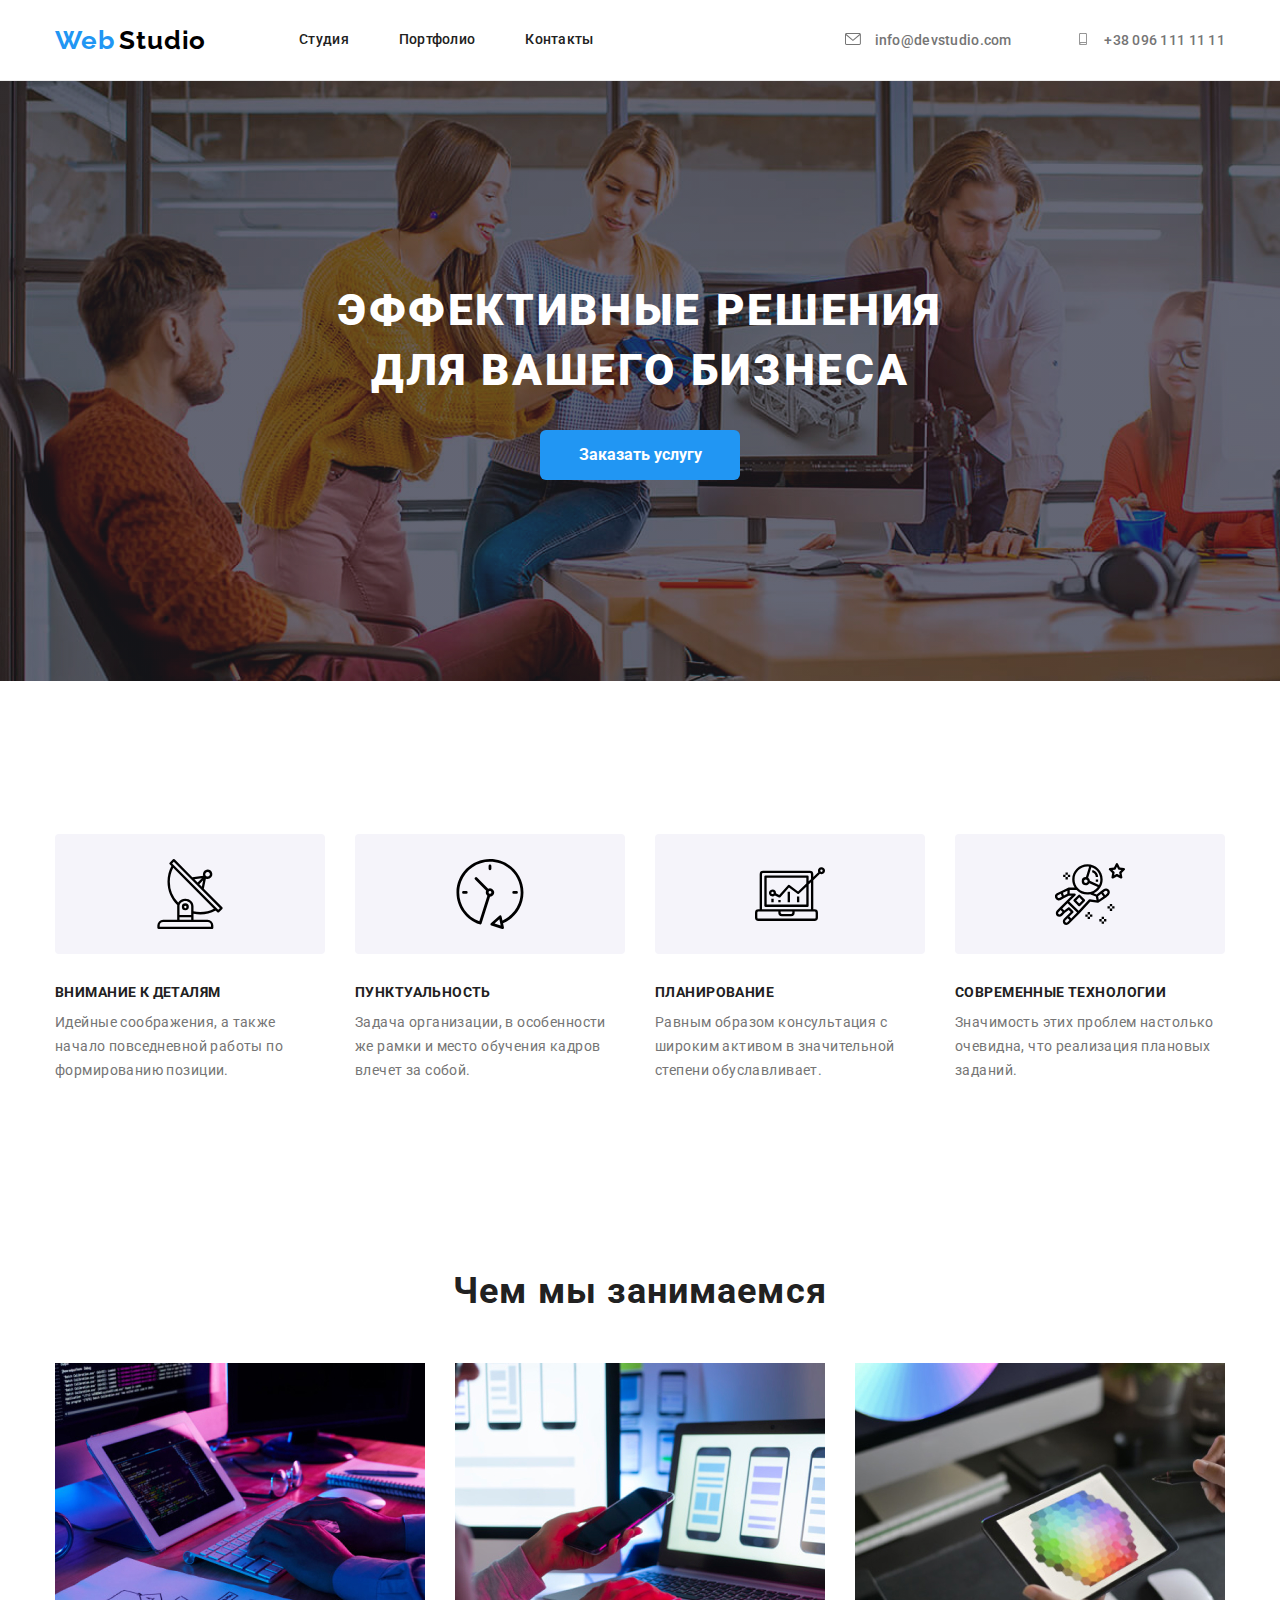
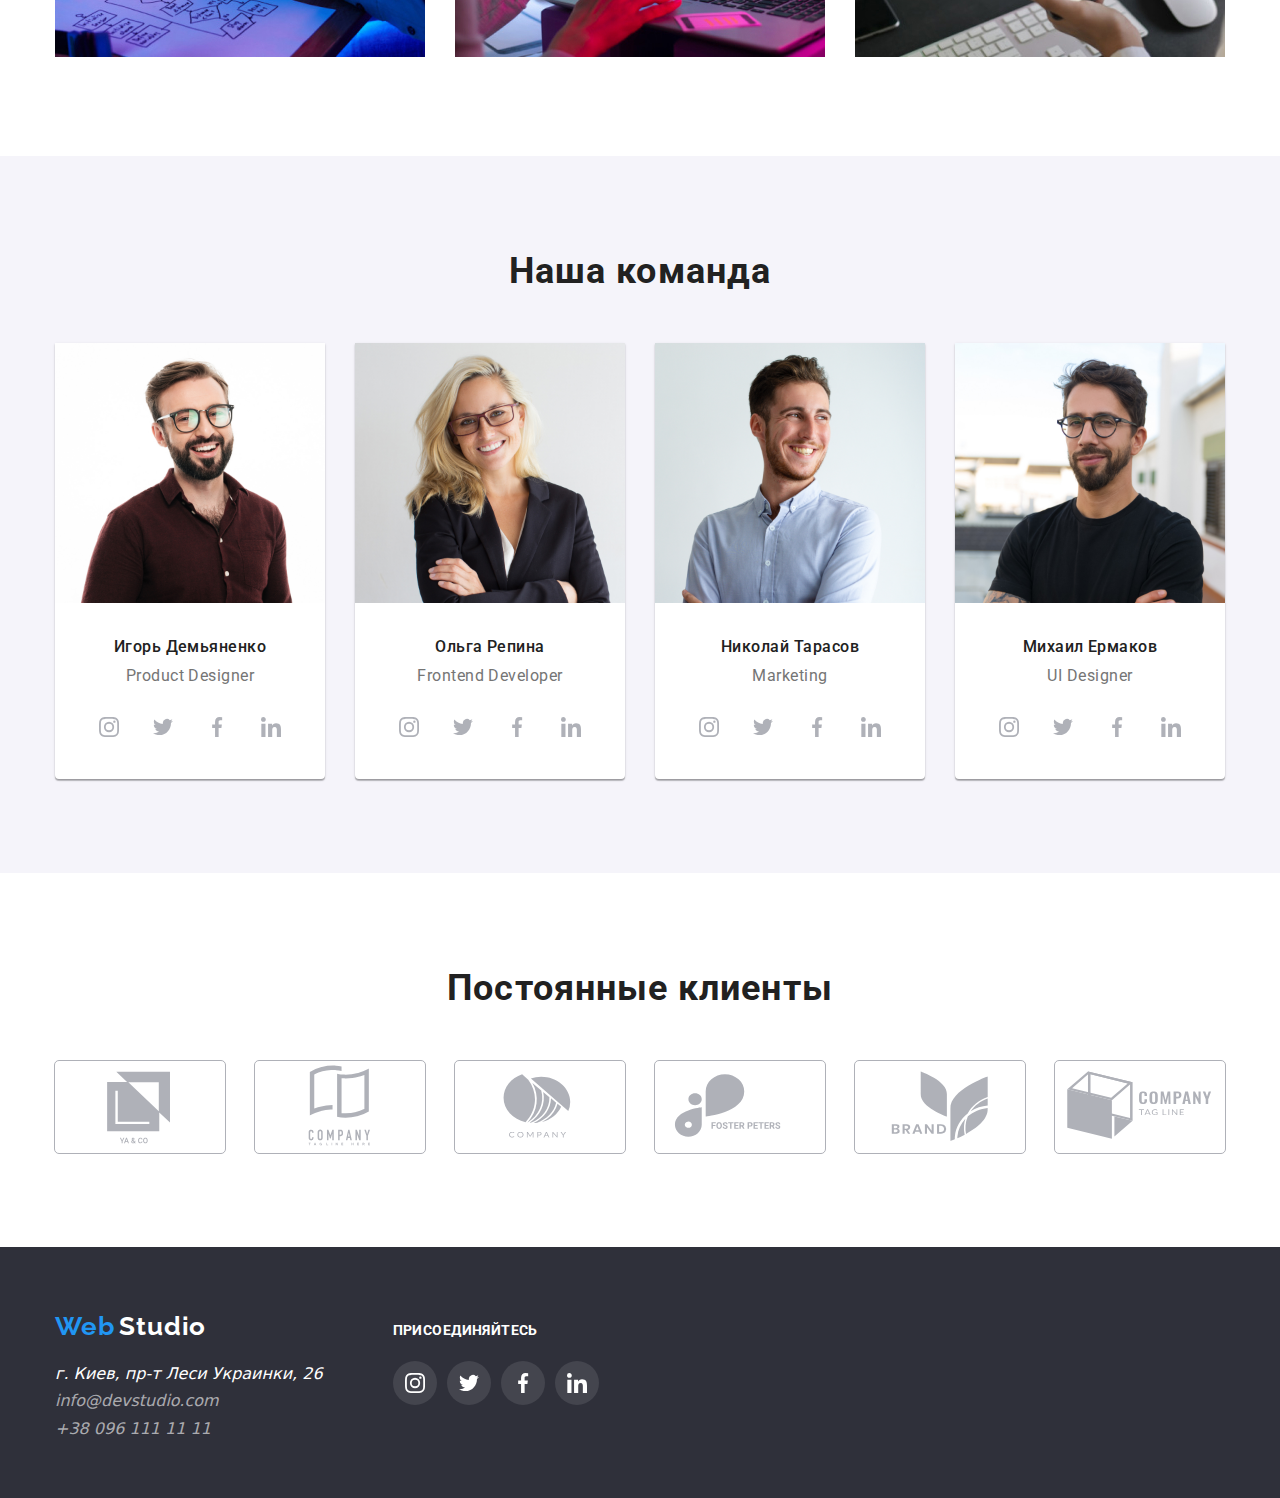
<file: index.html>
<!DOCTYPE html>
<html lang="ru">
<head>
    <meta charset="UTF-8">
    <meta http-equiv="X-UA-Compatible" content="IE=edge">
    <meta name="viewport" content="width=device-width, initial-scale=1.0">
    <title>Document</title>
    <link href="https://fonts.googleapis.com/css2?family=Raleway:wght@700&family=Roboto:wght@400;500;700;900&display=swap"
        rel="stylesheet">
    <link rel="stylesheet" href="https://cdnjs.cloudflare.com/ajax/libs/modern-normalize/1.1.0/modern-normalize.min.css">
    <link rel="stylesheet" href="./css/styles.css">
</head>
<body>

    <!-- Шапкка сайта -->
    <header>
        <nav class="container main-nav">
            <a href="/">
                <span class="logo main">Web</span>
                <span class="logo black">Studio</span>
            </a>
            
            <ul class="site-nav"> 
                <li class="item"><a href="index.html" class="link">Студия</a></li>
                <li class="item"><a href="portfolio.html" class="link">Портфолио</a></li>
                <li class="item"><a href="#" class="link">Контакты</a></li>
            </ul>
            
            <address class="contacts">
                <a href="mailto:info@devstudio.com" class="link">
                    <svg class="envelope" width="16px" height="12px">
                        <use href="./images/symbol-defs.svg#icon-envelope"></use>
                    </svg>
                    info@devstudio.com</a>
                <a href="tel:+380961111111" class="link">
                    <svg class="envelope" width="16px" height="12px">
                        <use href="./images/symbol-defs.svg#icon-smartphone"></use>
                    </svg>
                    +38 096 111 11 11</a>
            </address>
        </nav>
    </header>

    <!-- Герой -->
   <div class="hero">
    <section class="container">
        <h1 class="hero-h">Эффективные решения для вашего бизнеса</h1>
        <button type="button" class="button-hero">Заказать услугу</button>
    </section>
   </div>

   <!-- О нас -->
   <section class="section container2">
    <h2 class="title-hh title-us">о нас</h2>
    <ul class="about-us">
        <li class="item ">
            <div class="icon-antenna">
                <svg class="icon-us" width="70px" height="70px">
                    <use href="./images/symbol-defs.svg#icon-antenna"></use>
                </svg>
            </div>
            <h3 class="title-hhh">Внимание к деталям</h3>
            <p class="p-main">Идейные соображения, а также начало повседневной работы по формированию позиции.</p>
        </li>
        <li class="item icon-clock">
            <div class="icon-antenna">
                <svg class="icon-us" width="70px" height="70px">
                    <use href="./images/symbol-defs.svg#icon-clock"></use>
                </svg>
            </div>
            <h3 class="title-hhh">Пунктуальность</h3>
            <p class="p-main">Задача организации, в особенности же рамки и место обучения кадров влечет за собой.</p>
        </li>
        <li class="item icon-diagram">
            <div class="icon-antenna">
                <svg class="icon-us" width="70px" height="70px">
                    <use href="./images/symbol-defs.svg#icon-diagram"></use>
                </svg>
            </div>
            <h3 class="title-hhh">Планирование</h3>
            <p class="p-main">Равным образом консультация с широким активом в значительной степени обуславливает.</p>
        </li>
        <li class="item icon-astronaut">
            <div class="icon-antenna">
                <svg class="icon-us" width="70px" height="70px">
                    <use href="./images/symbol-defs.svg#icon-astronaut"></use>
                </svg>
            </div>
            <h3 class="title-hhh">Современные технологии</h3>
            <p class="p-main">Значимость этих проблем настолько очевидна, что реализация плановых заданий.</p>
        </li>
    </ul>
   </section>

   <!-- Чем мы занимаемся -->
   <section class="section container2">
    <h2 class="title-hh">Чем мы занимаемся</h2>
    <ul class="what-we-do">
        <li class="item">
            <img src="./images/box-1.jpg" alt="ноутбук" width="370">
        </li>
        <li class="item">
            <img src="./images/box-2.jpg" alt="смартфон" width="370">
        </li>
        <li class="item">
            <img src="./images/box-3.jpg" alt="планшет" width="370">
        </li>
    </ul>
   </section>

   <!-- Наша команда -->
   <section class="section our-team">
        <div class="container2">
            <h2 class="title-hh">Наша команда</h2>
            <ul class="our-team-ul">
                <li class="item">
                    <img src="./images/team-card-1.jpg" alt="Product Designer" width="270">
                    <h3 class="title">Игорь Демьяненко</h3>
                    <p class="p-team">Product Designer</p>
                    <ul class="social">
                        <li>
                            <a href="https://www.instagram.com/" class="link-icon">
                                <svg class="social-icon" width="20px" height="20px">
                                    <use href="./images/symbol-defs.svg#icon-instagram"></use>
                                </svg>
                            </a>
                        </li>
                        <li>
                            <a href="https://twitter.com/" class="link-icon">
                                <svg class="social-icon" width="20px" height="20px">
                                    <use href="./images/symbol-defs.svg#icon-twitter"></use>
                                </svg>
                            </a>
                        </li>
                        <li>
                            <a href="https://www.facebook.com/" class="link-icon">
                                <svg class="social-icon" width="20px" height="20px">
                                    <use href="./images/symbol-defs.svg#icon-facebook"></use>
                                </svg>
                            </a>
                        </li>
                        <li>
                            <a href="https://pl.linkedin.com/" class="link-icon">
                                <svg class="social-icon" width="20px" height="20px">
                                    <use href="./images/symbol-defs.svg#icon-linkedin"></use>
                                </svg>
                            </a>
                        </li>
                    </ul>
                </li>
                <li class="item">
                    <img src="./images/team-card-2.jpg" alt="Frontend Developer" width="270">
                    <h3 class="title">Ольга Репина</h3>
                    <p class="p-team">Frontend Developer</p>
                    <ul class="social">
                        <li>
                            <a href="https://www.instagram.com/" class="link-icon">
                                <svg class="social-icon" width="20px" height="20px">
                                    <use href="./images/symbol-defs.svg#icon-instagram"></use>
                                </svg>
                            </a>
                        </li>
                        <li>
                            <a href="https://twitter.com/" class="link-icon">
                                <svg class="social-icon" width="20px" height="20px">
                                    <use href="./images/symbol-defs.svg#icon-twitter"></use>
                                </svg>
                            </a>
                        </li>
                        <li>
                            <a href="https://www.facebook.com/" class="link-icon">
                                <svg class="social-icon" width="20px" height="20px">
                                    <use href="./images/symbol-defs.svg#icon-facebook"></use>
                                </svg>
                            </a>
                        </li>
                        <li>
                            <a href="https://pl.linkedin.com/" class="link-icon">
                                <svg class="social-icon" width="20px" height="20px">
                                    <use href="./images/symbol-defs.svg#icon-linkedin"></use>
                                </svg>
                            </a>
                        </li>
                    </ul>
                </li>
                <li class="item">
                    <img src="./images/team-card-3.jpg" alt="Marketing" width="270">
                    <h3 class="title">Николай Тарасов</h3>
                    <p class="p-team">Marketing</p>
                    <ul class="social">
                        <li>
                            <a href="https://www.instagram.com/" class="link-icon">
                                <svg class="social-icon" width="20px" height="20px">
                                    <use href="./images/symbol-defs.svg#icon-instagram"></use>
                                </svg>
                            </a>
                        </li>
                        <li>
                            <a href="https://twitter.com/" class="link-icon">
                                <svg class="social-icon" width="20px" height="20px">
                                    <use href="./images/symbol-defs.svg#icon-twitter"></use>
                                </svg>
                            </a>
                        </li>
                        <li>
                            <a href="https://www.facebook.com/" class="link-icon">
                                <svg class="social-icon" width="20px" height="20px">
                                    <use href="./images/symbol-defs.svg#icon-facebook"></use>
                                </svg>
                            </a>
                        </li>
                        <li>
                            <a href="https://pl.linkedin.com/" class="link-icon">
                                <svg class="social-icon" width="20px" height="20px">
                                    <use href="./images/symbol-defs.svg#icon-linkedin"></use>
                                </svg>
                            </a>
                        </li>
                    </ul>
                </li>
                <li class="item">
                    <img src="./images/team-card-4.jpg" alt="UI Designer" width="270">
                    <h3 class="title">Михаил Ермаков</h3>
                    <p class="p-team">UI Designer</p>
                    <ul class="social">
                        <li>
                            <a href="https://www.instagram.com/" class="link-icon">
                                <svg class="social-icon" width="20px" height="20px">
                                    <use href="./images/symbol-defs.svg#icon-instagram"></use>
                                </svg>
                            </a>
                        </li>
                        <li>
                            <a href="https://twitter.com/" class="link-icon">
                                <svg class="social-icon" width="20px" height="20px">
                                    <use href="./images/symbol-defs.svg#icon-twitter"></use>
                                </svg>
                            </a>
                        </li>
                        <li>
                            <a href="https://www.facebook.com/" class="link-icon">
                                <svg class="social-icon" width="20px" height="20px">
                                    <use href="./images/symbol-defs.svg#icon-facebook"></use>
                                </svg>
                            </a>
                        </li>
                        <li>
                            <a href="https://pl.linkedin.com/" class="link-icon">
                                <svg class="social-icon" width="20px" height="20px">
                                    <use href="./images/symbol-defs.svg#icon-linkedin"></use>
                                </svg>
                            </a>
                        </li>
                    </ul>
                </li>
            </ul>
        </div>
   </section>

   <!-- Постоянные клиенты -->
   <section class="section container2">
        <h2 class="title-hh">Постоянные клиенты</h2>
        <div>
            <ul class="company-box">
                <li>
                    <a href="" class="company">
                        <svg class="company-logo" width="170px" height="92px">
                            <use href="./images/symbol-defs.svg#icon-Company-1"></use>
                        </svg>
                    </a>
                </li>
                <li>
                    <a href="" class="company">
                        <svg class="company-logo" width="170px" height="92px">
                            <use href="./images/symbol-defs.svg#icon-Company-2"></use>
                        </svg>
                    </a>
                </li>
                <li>
                    <a href="" class="company">
                        <svg class="company-logo" width="170px" height="92px">
                            <use href="./images/symbol-defs.svg#icon-Company-3"></use>
                        </svg>
                    </a>
                </li>
                <li>
                    <a href="" class="company">
                        <svg class="company-logo" width="170px" height="92px">
                            <use href="./images/symbol-defs.svg#icon-Company-4"></use>
                        </svg>
                    </a>
                </li>
                <li>
                    <a href="" class="company">
                        <svg class="company-logo" width="170px" height="92px">
                            <use href="./images/symbol-defs.svg#icon-Company-5"></use>
                        </svg>
                    </a>
                </li>
                <li>
                    <a href="" class="company">
                        <svg class="company-logo" width="170px" height="92px">
                            <use href="./images/symbol-defs.svg#icon-Company-6"></use>
                        </svg>
                    </a>
                </li>
            </ul>
        </div>
   </section>
 
   <!-- Подвал -->
    <footer>
        <div class="container container-footer">
            <div>
                <a href="/">
                    <span class="logo main">Web</span>
                    <span class="logo white">Studio</span>
                </a>
    
                <address class="address-footer">
                    г. Киев, пр-т Леси Украинки, 26
                    <a href="mailto:info@devstudio.com">info@devstudio.com</a>
                    <a href="tel:+380961111111">+38 096 111 11 11</a>
                </address>
            </div>
    
            <div class="add">
                <h2>присоединяйтесь</h2>
                <ul class="add-icon">
                    <li class="icon">
                        <button class="button" aria-label="instagram">
                            <svg class="button-icon" width="20px" height="20px">
                                <use href="./images/symbol-defs.svg#icon-instagram"></use>
                            </svg>
                        </button>
                    </li>
                    <li class="icon">
                        <button class="button" aria-label="twitter">
                            <svg class="button-icon" width="20px" height="20px">
                                <use href="./images/symbol-defs.svg#icon-twitter"></use>
                            </svg>
                        </button>
                    </li>
                    <li class="icon">
                        <button class="button" aria-label="facebook">
                            <svg class="button-icon" width="20px" height="20px">
                                <use href="./images/symbol-defs.svg#icon-facebook"></use>
                            </svg>
                    </li>
                    <li class="icon">
                        <button class="button" aria-label="linkedin">
                            <svg class="button-icon" width="20px" height="20px">
                                <use href="./images/symbol-defs.svg#icon-linkedin"></use>
                            </svg>
                    </li>
                </ul>
            </div>
        </div>
    </footer>
</body>
</html>
</file>
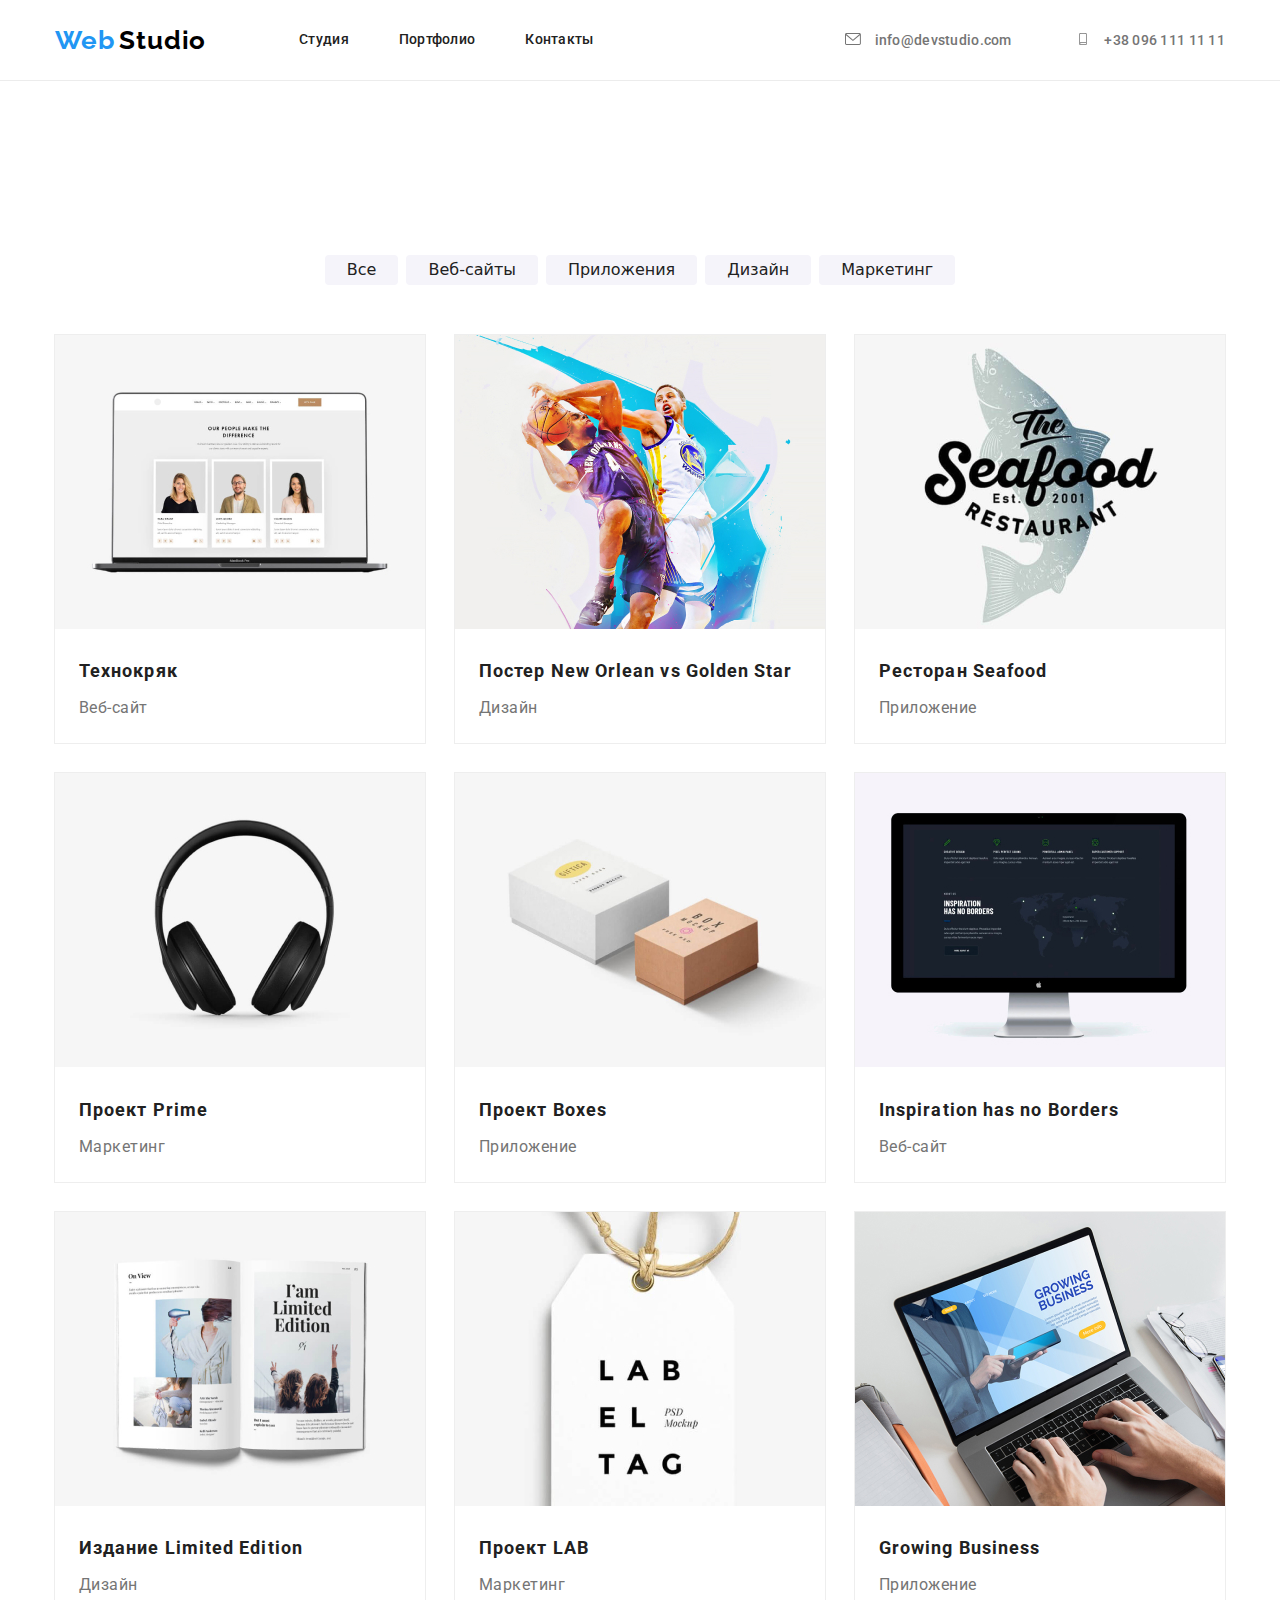
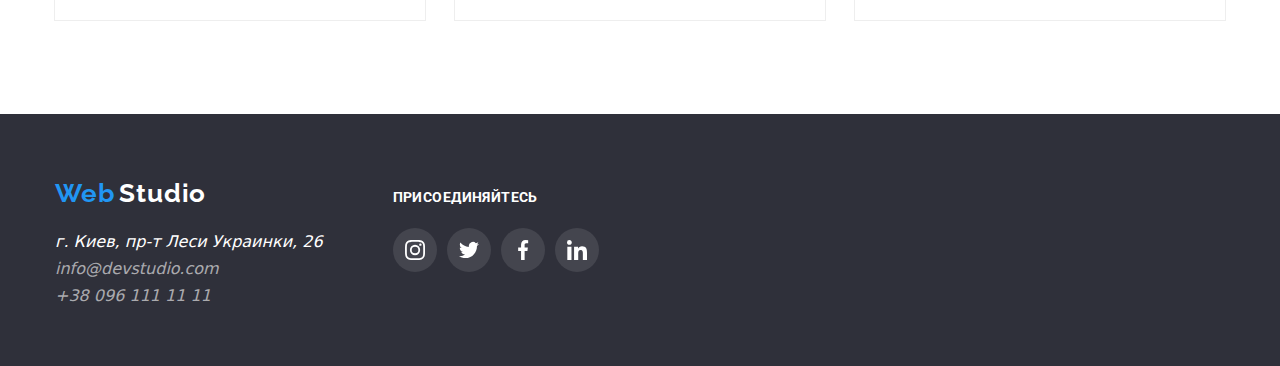
<file: portfolio.html>
<!DOCTYPE html>
<html lang="ru">

<head>
    <meta charset="UTF-8">
    <meta http-equiv="X-UA-Compatible" content="IE=edge">
    <meta name="viewport" content="width=device-width, initial-scale=1.0">
    <title>Document</title>
    <link href="https://fonts.googleapis.com/css2?family=Raleway:wght@700&family=Roboto:wght@400;500;700;900&display=swap"
        rel="stylesheet">
    <link rel="stylesheet" href="https://cdnjs.cloudflare.com/ajax/libs/modern-normalize/1.1.0/modern-normalize.min.css">
    <link rel="stylesheet" href="./css/styles.css">
</head>

<body>

    <!-- Шапкка сайта -->
    <header>
        <nav class="container main-nav">
            <a href="/">
                <span class="logo main">Web</span>
                <span class="logo black">Studio</span>
            </a>
    
            <ul class="site-nav">
                <li class="item"><a href="index.html" class="link">Студия</a></li>
                <li class="item"><a href="portfolio.html" class="link">Портфолио</a></li>
                <li class="item"><a href="#" class="link">Контакты</a></li>
            </ul>
    
            <address class="contacts">
                <a href="mailto:info@devstudio.com" class="link">
                    <svg class="envelope" width="16px" height="12px">
                        <use href="./images/symbol-defs.svg#icon-envelope"></use>
                    </svg>
                    info@devstudio.com</a>
                <a href="tel:+380961111111" class="link">
                    <svg class="envelope" width="16px" height="12px">
                        <use href="./images/symbol-defs.svg#icon-smartphone"></use>
                    </svg>
                    +38 096 111 11 11</a>
            </address>
        </nav>
    </header>

    <section class="container2">
        <h1 class="our-examples">Наши примеры</h1>
        <div class="div-button-portfolio">
            <button type="button" class="button-portfolio">Все</button>
            <button type="button" class="button-portfolio">Веб-сайты</button>
            <button type="button" class="button-portfolio">Приложения</button>
            <button type="button" class="button-portfolio">Дизайн</button>
            <button type="button" class="button-portfolio">Маркетинг</button>
        </div>

        <ul class="portfolio">
            <li class="item">
                <img src="./images/technokrak.jpg" alt="Технокряк" width="370">
                <h2 class="title-portfolio">Технокряк</h2>
                <p>Веб-сайт</p>
            </li>
            <li class="item">
                <img src="./images/poster-busket.jpg" alt="Постер New Orlean vs Golden Star" width="370">
                <h2 class="title-portfolio">Постер New Orlean vs Golden Star</h2>
                <p>Дизайн</p>
            </li>
            <li class="item">
                <img src="./images/seafood.jpg" alt="Ресторан Seafood" width="370">
                <h2 class="title-portfolio">Ресторан Seafood</h2>
                <p>Приложение</p>
            </li>
            <li class="item">
                <img src="./images/projekt-prime.jpg" alt="Проект Prime" width="370">
                <h2 class="title-portfolio">Проект Prime</h2>
                <p>Маркетинг</p>
            </li>
            <li class="item">
                <img src="./images/projekt-boxes.jpg" alt="Проект Boxes" width="370">
                <h2 class="title-portfolio">Проект Boxes</h2>
                <p>Приложение</p>
            </li>
            <li class="item">
                <img src="./images/insp-n-borders.jpg" alt="Inspiration has no Borders" width="370">
                <h2 class="title-portfolio">Inspiration has no Borders</h2>
                <p>Веб-сайт</p>
            </li>
            <li class="item">
                <img src="./images/lim-edition.jpg" alt="Издание Limited Edition" width="370">
                <h2 class="title-portfolio">Издание Limited Edition</h2>
                <p>Дизайн</p>
            </li>
            <li class="item">
                <img src="./images/projekt-lab.jpg" alt="Проект LAB" width="370">
                <h2 class="title-portfolio">Проект LAB</h2>
                <p>Маркетинг</p>
            </li>
            <li class="item">
                <img src="./images/growing-busines.jpg" alt="Growing Business" width="370">
                <h2 class="title-portfolio">Growing Business</h2>
                <p>Приложение</p>
            </li>
        </ul>
    </section>
   

    <footer>
        <div class="container container-footer">
            <div>
                <a href="/">
                    <span class="logo main">Web</span>
                    <span class="logo white">Studio</span>
                </a>
    
                <address class="address-footer">
                    г. Киев, пр-т Леси Украинки, 26
                    <a href="mailto:info@devstudio.com">info@devstudio.com</a>
                    <a href="tel:+380961111111">+38 096 111 11 11</a>
                </address>
            </div>
    
            <div class="add">
                <h2>присоединяйтесь</h2>
                <ul class="add-icon">
                    <li class="icon">
                        <button class="button" aria-label="instagram">
                            <svg class="button-icon" width="20px" height="20px">
                                <use href="./images/symbol-defs.svg#icon-instagram"></use>
                            </svg>
                        </button>
                    </li>
                    <li class="icon">
                        <button class="button" aria-label="twitter">
                            <svg class="button-icon" width="20px" height="20px">
                                <use href="./images/symbol-defs.svg#icon-twitter"></use>
                            </svg>
                        </button>
                    </li>
                    <li class="icon">
                        <button class="button" aria-label="facebook">
                            <svg class="button-icon" width="20px" height="20px">
                                <use href="./images/symbol-defs.svg#icon-facebook"></use>
                            </svg>
                    </li>
                    <li class="icon">
                        <button class="button" aria-label="linkedin">
                            <svg class="button-icon" width="20px" height="20px">
                                <use href="./images/symbol-defs.svg#icon-linkedin"></use>
                            </svg>
                    </li>
                </ul>
            </div>
        </div>
    </footer>
</body>

</html>
</file>
<file: css/styles.css>
/* акцент - #2196F3 */
/* основной цвет текста - #757575 */
/* дополнительный цвет текста (заголовки) - #212121 */
/* цвет лого - #000000 и #2196F3 */
/* цвет текста хиро и футер - #FFFFFF */

body {
  background-color: var(--primary-bg-color);
  color: #212121;
}

ul {
  list-style: none;
}

a {
  text-decoration: none;
}
.company-box a {
  color: #afb1b8;
}

h2,
h3,
p {
  margin: 0;
}

.container {
  width: 1200px;
  padding-left: 15px;
  padding-right: 15px;
  margin-left: auto;
  margin-right: auto;
}

.container2 {
  padding-top: 94px;
  padding-bottom: 94px;

  width: 1200px;
  padding-left: 15px;
  padding-right: 15px;
  margin-left: auto;
  margin-right: auto;
}

header {
    border-bottom: 1px solid #ECECEC;
}

.main-nav {
  display: flex;
  align-items: center;
}

/* logo */
.logo.main {
  color: #2196f3;
  font-style: normal;
  font-family: "Raleway", sans-serif;
  font-weight: 700;
  font-size: 26px;
  line-height: 1.48;
  /* identical to box height */

  letter-spacing: 0.03em;
}
.logo.black {
  color: #000;
  font-family: "Raleway", sans-serif;
  font-style: normal;
  font-weight: 700;
  font-size: 26px;
  line-height: 1.48;
  /* identical to box height */

  letter-spacing: 0.03em;
}
.logo.white {
  color: #ffffff;
  font-family: "Raleway", sans-serif;
  font-style: normal;
  font-weight: 700;
  font-size: 26px;
  line-height: 1.48;
  /* identical to box height */

  letter-spacing: 0.03em;
}

/* site-nav */

.site-nav {
  margin: 0;
  margin-left: 93px;
  padding-left: 0;
  display: flex;
}

.site-nav .item:not(:last-child) {
  margin-right: 50px;
}

.site-nav .link {
  display: block;
  padding-top: 32px;
  padding-bottom: 32px;

  color: #212121;
  font-family: "Roboto";
  font-style: normal;
  font-weight: 500;
  font-size: 14px;
  line-height: 1.14;
  letter-spacing: 0.02em;
}

/* contacts */
.contacts a {
    padding-top: 32px;
    padding-bottom: 32px;
    color: #757575;
}

.contacts {
  margin-left: auto;
  color: #757575;
  font-family: "Roboto";
  font-style: normal;
  font-weight: 500;
  font-size: 14px;
  line-height: 16px;
  letter-spacing: 0.02em;
}

.site-nav .link:hover,
.site-nav .link:focus,
.contacts .link:hover,
.contacts .link:focus {
  color: #2196f3 !important;
}

.envelope {
  margin-right: 10px;
  margin-left: 30px;
  fill: currentColor;
}

.contacts .link + .link {
  margin-left: 30px;
}

/* .site-nav .link .envelope:hover,
.site-nav .link .envelope:focus {
    fill: #2196f3;
} */

/* hero */
.hero {
  height: 600px;
  text-align: center;
  background-image: linear-gradient(
      to right,
      rgba(47, 48, 58, 0.4),
      rgba(47, 48, 58, 0.4)
    ),
    url(../images/bg-img.jpg);
  background-color: #2f303a;
  background-repeat: no-repeat;
  color: #ffffff;
}

.hero-h {
  margin-top: 0;
  margin-bottom: 30;
  padding-top: 200px;
  padding-left: 237px;
  padding-right: 237px;

  font-family: "Roboto", sans-serif;
  font-style: normal;
  font-weight: 900;
  font-size: 44px;
  line-height: 1.36;
  /* or 136% */

  letter-spacing: 0.06em;
  text-transform: uppercase;
}

.button-hero {
  border-radius: 6px;
  padding: 10px 22px;
  min-width: 200px;
  border: none;

  background-color: #2196f3;
  color: #ffffff;
  font-family: "Roboto", sans-serif;
  font-style: normal;
  font-weight: 700;
  font-size: 16px;
  line-height: 1.88;
  /* identical to box height, or 188% */
}

.button-hero:hover,
.button-hero:focus {
  background-color: #2196f3;
  color: #ffffff;
  font-family: "Roboto", sans-serif;
  font-style: normal;
  font-weight: 700;
  font-size: 16px;
  line-height: 1.88;
  /* identical to box height, or 188% */
}

/* about us */

.about-us {
  display: flex;
  padding-left: 0;
  margin-bottom: 0;
}

.about-us .item + .item {
  margin-left: 30px;
}

.icon-antenna {
  background-color: #f5f4fa;
  width: 270px;
  height: 120px;
  border-radius: 4px;
}

.icon-antenna .icon-us {
  margin-left: 100px;
  margin-top: 25px;
}

.title-us {
  visibility: hidden;
}

.what-we-do {
  display: flex;
  margin-top: 50px;
  padding-left: 0;
  margin-bottom: 0;
}

.what-we-do .item + .item {
  margin-left: 30px;
}

.our-team-ul {
  display: flex;
  margin-top: 50px;
  padding-left: 0;
  margin-bottom: 0;
}

.our-team-ul .item + .item {
  margin-left: 30px;
}

/* sections */

.title-hh {
  margin-bottom: 0;
  margin-left: auto;
  margin-right: auto;

  color: #212121;
  font-family: "Roboto", sans-serif;
  font-style: normal;
  font-weight: 700;
  font-size: 36px;
  line-height: 1.2;
  text-align: center;
  letter-spacing: 0.03em;
}

.title-hhh {
  padding-top: 30px;

  color: #212121;
  font-family: "Roboto";
  font-style: normal;
  font-weight: 400;
  font-size: 14px;
  line-height: 1.71;
  /* or 171% */

  letter-spacing: 0.03em;
}

.about-us .title-hhh {
    font-family: 'Roboto';
        font-style: normal;
        font-weight: 700;
        font-size: 14px;
        line-height: 16px;
        letter-spacing: 0.03em;
        text-transform: uppercase;
    
        color: #212121;
}

.p-main {
  padding-top: 10px;

  color: #757575;
  font-family: "Roboto";
  font-style: normal;
  font-weight: 400;
  font-size: 14px;
  line-height: 24px;
  /* or 171% */

  letter-spacing: 0.03em;
}

/* Наша команда */

.our-team .title {
  padding-top: 30px;

  color: #212121;
  font-family: "Roboto";
  font-style: normal;
  font-weight: 500;
  font-size: 16px;
  line-height: 1.19;
  /* identical to box height */

  text-align: center;
  letter-spacing: 0.03em;
}

.our-team-ul .item {
  background-color: #fff;
  box-shadow: 0px 1px 3px rgba(0, 0, 0, 0.12), 0px 1px 1px rgba(0, 0, 0, 0.14),
    0px 2px 1px rgba(0, 0, 0, 0.2);
  border-radius: 0px 0px 4px 4px;
}
.our-team > .title-hh {
  padding-top: 94px;
}

.our-team .p-team {
  padding-top: 10px;

  color: #757575;
  font-family: "Roboto", sans-serif;
  font-style: normal;
  font-weight: 400;
  font-size: 16px;
  line-height: 19px;
  /* identical to box height */

  text-align: center;
  letter-spacing: 0.03em;
}
/* .team-contacts {
  margin-left: 32px;
  margin-top: 16px;
  margin-bottom: 30px;
}

.team-contacts .button {
  margin-right: 10px;
  padding: 0;
  border: 0;
  width: 44px;
  height: 44px;
  padding: 12px;
  border-radius: 50%;
  background-color: rgb(255, 255, 255);
} */

/* .team-contacts .button-icon {
  fill: #afb1b8;
}

.team-contacts .button:hover,
.team-contacts .button:focus {
  background-color: #2196f3;
  cursor: pointer;
}

.team-contacts .button-icon:hover,
.team-contacts .button-icon:focus {
  fill: #fff;
  cursor: pointer;
} */

/* button portfolio */

.button-portfolio {
  border-radius: 4px;
  border: 0;
  padding: 6px 22px;
  min-width: 73px;
  text-align: center;
  background-color: #f5f4fa;
  color: var(--title-text-color);
}

.button-portfolio:hover,
.button-portfolio:focus {
  background-color: #2196f3;
  color: #ffffff;
  cursor: pointer;
}

.our-team {
  background-color: #f5f4fa;
}

.section .title {
  color: var(--title-text-color);
}

.div-button-portfolio {
  display: flex;
  justify-content: center;
}

.div-button-portfolio .button-portfolio + .button-portfolio {
  margin-left: 8px;
}
.portfolio {
  margin-top: 50px;
  margin-bottom: 0;
  display: flex;
  flex-wrap: wrap;
  padding-left: 0;
}

.portfolio .item {
  width: 370px;
  margin-right: 30px;
  margin-bottom: 30px;
  outline: 1px solid #eeeeee;
}

.portfolio .item:nth-child(3n) {
  margin-right: 0;
}

.portfolio .item:nth-last-child(-n + 3) {
  margin-bottom: 0;
}

/* .portfolio .item { */
/* width: calc((100%) / 3); */
/* margin-right: 30px; */
/* } */

/* .portfolio .item:nth-child(3n) {
    margin-right: 0;
} */

.our-examples {
  visibility: hidden;
}

.title-portfolio {
  padding-top: 20px;
  padding-left: 24px;

  font-family: "Roboto";
  font-style: normal;
  font-weight: 700;
  font-size: 18px;
  line-height: 36px;
  /* identical to box height, or 200% */

  letter-spacing: 0.06em;

  color: #212121;
}

.portfolio p {
  padding-top: 4px;
  padding-left: 24px;
  padding-bottom: 20px;

  font-family: "Roboto";
  font-style: normal;
  font-weight: 400;
  font-size: 16px;
  line-height: 30px;
  /* identical to box height, or 188% */

  letter-spacing: 0.03em;

  color: #757575;
}

/* Наша команда соц сети*/
.social .link-icon {
  display: flex;
  width: 44px;
  height: 44px;
  border-radius: 50%;
  margin-right: 10px;
  color: #AFB1B8;
}

.social .link-icon:hover,
.social .link-icon:focus {
    background-color: #2196F3;
    color: #ffffff;
}

.social {
  display: flex;
  margin-top: 20px;
  padding-left: 32px;
  margin-bottom: 30px;
}

.social .social-icon {
  margin: auto;
  fill: currentColor;
}

/* Постоянные клиенты */
.company-box {
  display: flex;
  padding: 0;
  margin: 0;
  margin-top: 50px;
}

.company-box li {
  width: 170px;
  margin-right: 30px;
}
.company-logo {
  fill: currentColor;
}

.company {
  display: block;
  width: 170px;
  height: 92px;
  outline: 1px solid #afb1b8;
  border-radius: 4px;
}

.company:hover {
  color: #2196f3;
  outline: 1px solid #2196f3;
}

/* footer */
footer {
  padding-top: 60px;
  padding-bottom: 60px;
  background-color: #2f303a;
}

.container-footer {
  display: flex;
}

.add {
  margin-left: 70px;
  margin-top: 12px;
}

.add h2 {
  font-family: "Roboto";
  font-style: normal;
  font-weight: 700;
  font-size: 14px;
  line-height: 22px;
  letter-spacing: 0.03em;
  text-transform: uppercase;

  color: #ffffff;
}

.add-icon {
  display: flex;
  padding: 0;
  margin-top: 20px;
}

/* .add-icon .icon {
    width: 44px;
    height: 44px;
} */

/* .add-icon .icon {
    background-color: rgba(255, 255, 255, 0.1);
    width: 44px;
    height: 44px;
    padding: 12px;
    border-radius: 50%;
    margin-left: 10px; */
/* } */

/* .add-icon .icon:first-child {
    margin-left: 0;
} */

.add .button {
  margin-right: 10px;
  padding: 0;
  border: 0;
  width: 44px;
  height: 44px;
  padding: 12px;
  border-radius: 50%;
  background-color: rgba(255, 255, 255, 0.1);
}
.add .button-icon {
  fill: #fff;
}
/* .add .button:first-child {
    margin-left: 0;
} */

.add .button:hover,
.add .button:focus {
  background-color: #2196f3;
  cursor: pointer;
}

.address-footer {
  display: flex;
  flex-direction: column;
  margin-top: 20px;
  color: #ffffff;
}

.address-footer a {
  margin-top: 9px;
  color: rgba(255, 255, 255, 0.6);
}
</file>
